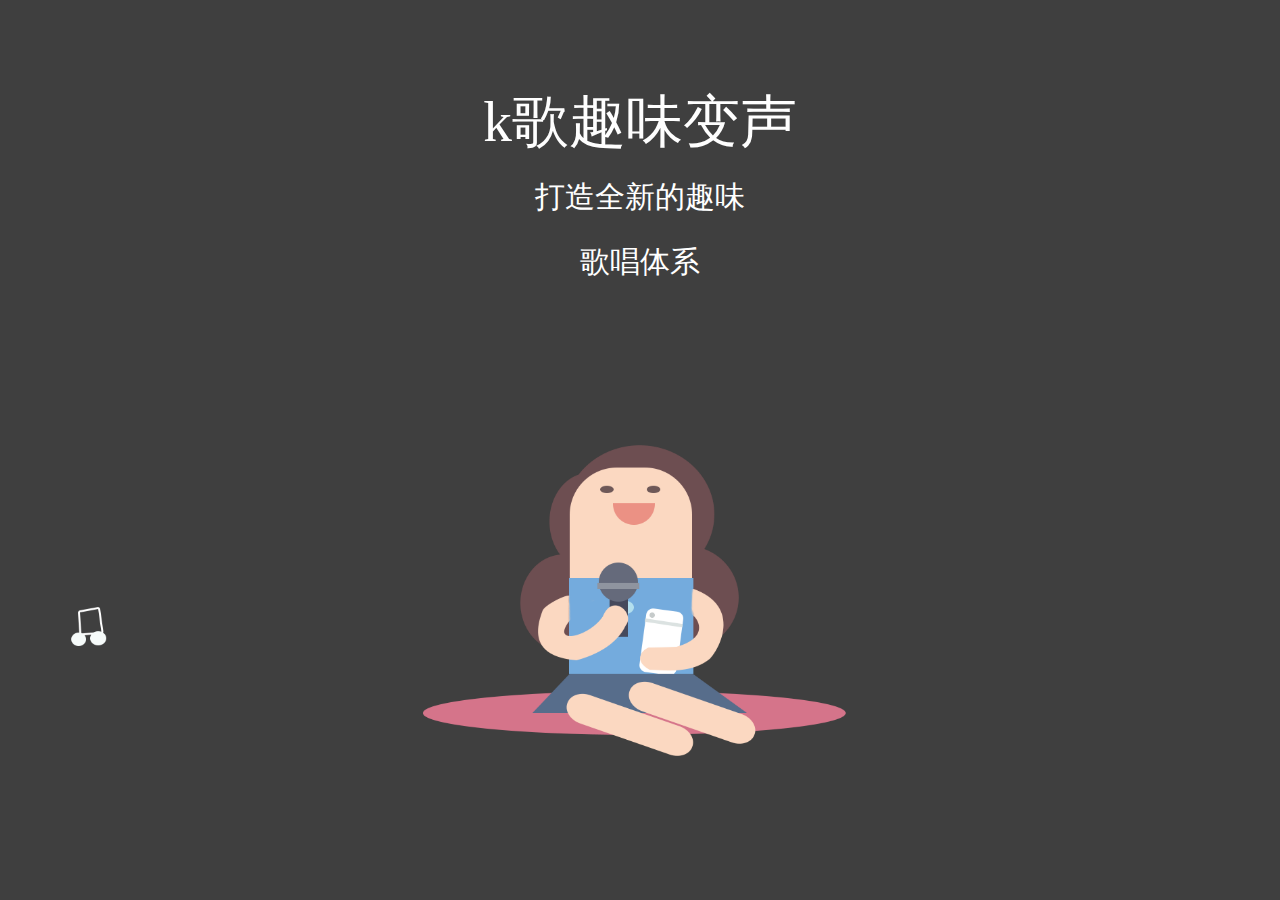
<file: index.html>
<!doctype html>
<html lang="en">
<head>
    <meta charset="UTF-8">
    <meta name="viewport"
          content="width=device-width, user-scalable=no, initial-scale=1.0, maximum-scale=1.0, minimum-scale=1.0">
    <meta http-equiv="X-UA-Compatible" content="ie=edge">
    <title>Document</title>
    <script src="js/jquery.js"></script>
    <script src="js/swiper.min.js"></script>
    <script src="js/swiper.animate1.0.2.min.js"></script>
    <link rel="stylesheet" href="css/swiper.min.css">
    <link rel="stylesheet" href="css/animate.min.css">
</head>
<style>
    html,body{
        width: 100%;height: 100%;padding: 0;margin: 0;
    }
    h3{
        list-style: none;margin: 0;padding: 0;
    }
    .swiper-container{
        width: 100%;height: 100%;
    }
    .swiper-slide{
        width: 100%;height: 100%;background: #3f3f3f;position: relative;
    }
    .title-one{
        width:4.8rem;height:0.85rem;display: block;margin:0 auto;font-size: 0.85rem;margin-top: 1.25rem;color: #fefefe;font-weight: 100;
        text-align: center;
    }
    .swiper-slide span{
        display: block;height: 0.45rem;color: #FFF;font-size: 0.45rem;margin: 0 auto;margin-top: 0.52rem;width: 3.5rem;text-align: center;
    }
    .sp1-1{
        position: absolute;bottom:-0.2rem;left: 0;right: 0;margin: 0 auto;
        width: 100%;height: 5rem;
    }
    .sp1-1 img{
        width: 5rem;position: absolute;left: 0;right: 0;margin: 0 auto;top: 0;
    }
    .sp1-2{
        width:1.5rem;height: 1.5rem;position: absolute;left: 0.7rem;
        bottom:1rem;
    }
    .sp1-2 img{
        width: 1.5rem;position: absolute;left: 0;right: 0;margin: 0 auto;top: 0;
    }
    .sp1{
        width: 7rem;height: 1rem;position: absolute;left: 0;bottom: 0;
        right: 0;margin: 0 auto;
    }
    .sp1 img{
        width: 7rem;height: 1rem;position: absolute;left: 0;right: 0;margin: 0 auto;top: 0;
    }
    .sp1box{
        width: 100%;height: 5rem;position: absolute;bottom: 2.3rem;left: 0;
    }
    .sp2box{
        width: 100%;height: 6.3rem;position: absolute;bottom: 2.3rem;left: 0;
    }
    .sp2{
        width: 100%;height: 6.3rem;position: absolute;left: 0;top: 0;
    }
    .sp2 img{
       width: 4rem; position: absolute;left: 0;right: 0;margin: 0 auto;bottom: -0.6rem;
    }
    .sp2-1{
        width: 3.1rem;height: 4rem;position: absolute;left: 17%;bottom: -0.5rem;
    }
    .sp2-1 img{
        width: 3.1rem;height: 4rem;position: absolute;left: 0;top: 0;
    }
    .sp2-2{
        width: 2.5rem;height: 3rem;position:absolute;left: 0;bottom: -1.2rem;
    }
    .sp2-2 img{
        width: 2.5rem;height: 3rem;position: absolute;left: 0;top: 0;
    }
    .sp2-3{
        width: 2.5rem;height: 3rem;position:absolute;right: 0;bottom: -1.2rem;
    }
    .sp2-3 img{
        width: 2.5rem;height: 3rem;position: absolute;left: 0;top: 0;
    }
    .sp3box{
        width:100%;height:6.75rem;position: absolute;top: 0;left: 0;bottom: 0;margin: auto 0;
    }
    .sp3{
        width: 7rem;height: 2.7rem;position: absolute;left: 0;right: 0;margin: 0 auto;top: 0;z-index: 10;
    }
    .sp3 img{
        width: 7rem;height: 2.7rem;position: absolute;left: 0;right: 0;margin: 0 auto;top: 0;
    }
    .sp3-1{
        width: 7rem;height: 2.7rem;position: absolute;left: 0;right: 0;margin: 0 auto;top: 0;
    }
    .sp3-1 img{
        width: 7rem;height: 2.7rem;position: absolute;left: 0;right: 0;margin: 0 auto;top: 0;
    }
    .sp3-2{
        width: 7rem;height: 2.7rem;position: absolute;left: 0;right: 0;margin: 0 auto;top: 0;
    }
    .sp3-2 img{
        width: 7rem;height: 2.7rem;position: absolute;left: 0;right: 0;margin: 0 auto;bottom: -0.2rem;
    }
    .sp3-3{
        width: 3.5rem;height: 1.2rem;position: absolute;left: 0;right: 0;margin: 0 auto;bottom: 0;
    }
    .sp3-3 img{
        width: 3.5rem;height: 1.2rem;position: absolute;left: 0;right: 0;margin: 0 auto;top: 0;
    }
    .sp3-4{
        width: 3.5rem;height: 1.2rem;position: absolute;left: 0;right: 0;margin:0 auto;top:50%;
    }
    .sp3-4 img{
        width: 3.5rem;height: 1.2rem;position: absolute;left: 0;right: 0;margin: 0 auto;top: 0;
    }
</style>
<body>
<div class="swiper-container">
    <div class="swiper-wrapper">
        <div class="swiper-slide">
            <h3 class="title-one">k歌趣味变声</h3>
            <span>打造全新的趣味</span>
            <span>歌唱体系</span>
            <div class="sp1box">
                <div class="sp1 ani" swiper-animate-effect="bounceInUp" swiper-animate-duration="0.5s" swiper-animate-delay="0.3s">
                    <img src="img/sp1.png" alt="">
                </div>
                <div class="sp1-1">
                    <img src="img/sp1-1.png" alt="">
                </div>
                <div class="sp1-2 ani" swiper-animate-effect="rollIn" swiper-animate-duration="0.5s" swiper-animate-delay="0.8s">
                    <img src="img/sp1-2.png" alt="">
                </div>
            </div>
        </div>
        <div class="swiper-slide">
            <h3 class="title-one">尽情k歌</h3>
            <span>过去只能克制</span>
            <span>现在可以放肆</span>
            <div class="sp2box">
                <div class="sp2">
                    <img src="img/sp2.png" alt="">
                </div>
                <div class="sp2-1">
                    <img src="img/sp2-1.png" alt="">
                </div>
                <div class="sp2-2">
                    <img src="img/sp2-2.png" alt="">
                </div>
                <div class="sp2-3">
                    <img src="img/sp2-2.png" alt="">
                </div>
            </div>
        </div>
        <div class="swiper-slide">
            <div class="sp3box">
                <div class="sp3 ani" swiper-animate-effect="rubberBand" swiper-animate-duration="0.5s" swiper-animate-delay="0.3s">
                    <img src="img/sp3.png" alt="">
                </div>
                <div class="sp3-1 ani" swiper-animate-effect="tada" swiper-animate-duration="0.5s" swiper-animate-delay="0.8s">
                    <img src="img/sp3-1.png" alt="">
                </div>
                <div class="sp3-2">
                    <img src="img/sp3-2.png" alt="">
                </div>
                <div class="sp3-4">
                    <img src="img/sp3-4.png" alt="">
                </div>
                <a class="sp3-3" href="login.html">
                    <img src="img/sp3-3.png" alt="">
                </a>
            </div>
        </div>
    </div>
</div>
</body>
<script>
    function reserve(originSize,type) {
        type= type|| "x";
        var html=document.querySelector("html");
        if(type=="x"){
            var cw=document.documentElement.clientWidth;
            html.style.fontSize=cw/originSize*100+"px";
        }else if(type=="y"){
            var ch=document.documentElement.clientHeight;
            html.style.fontSize=ch/originSize*100+"px";
        }
    }
    reserve(1334,"y")
    var swiper = new Swiper('.swiper-container',{
        onInit: function(swiper){ //Swiper2.x的初始化是onFirstInit
            swiperAnimateCache(swiper); //隐藏动画元素
            swiperAnimate(swiper); //初始化完成开始动画
        },
        onSlideChangeEnd: function(swiper){
            swiperAnimate(swiper); //每个slide切换结束时也运行当前slide动画
        }
    });
</script>
</html>
</file>
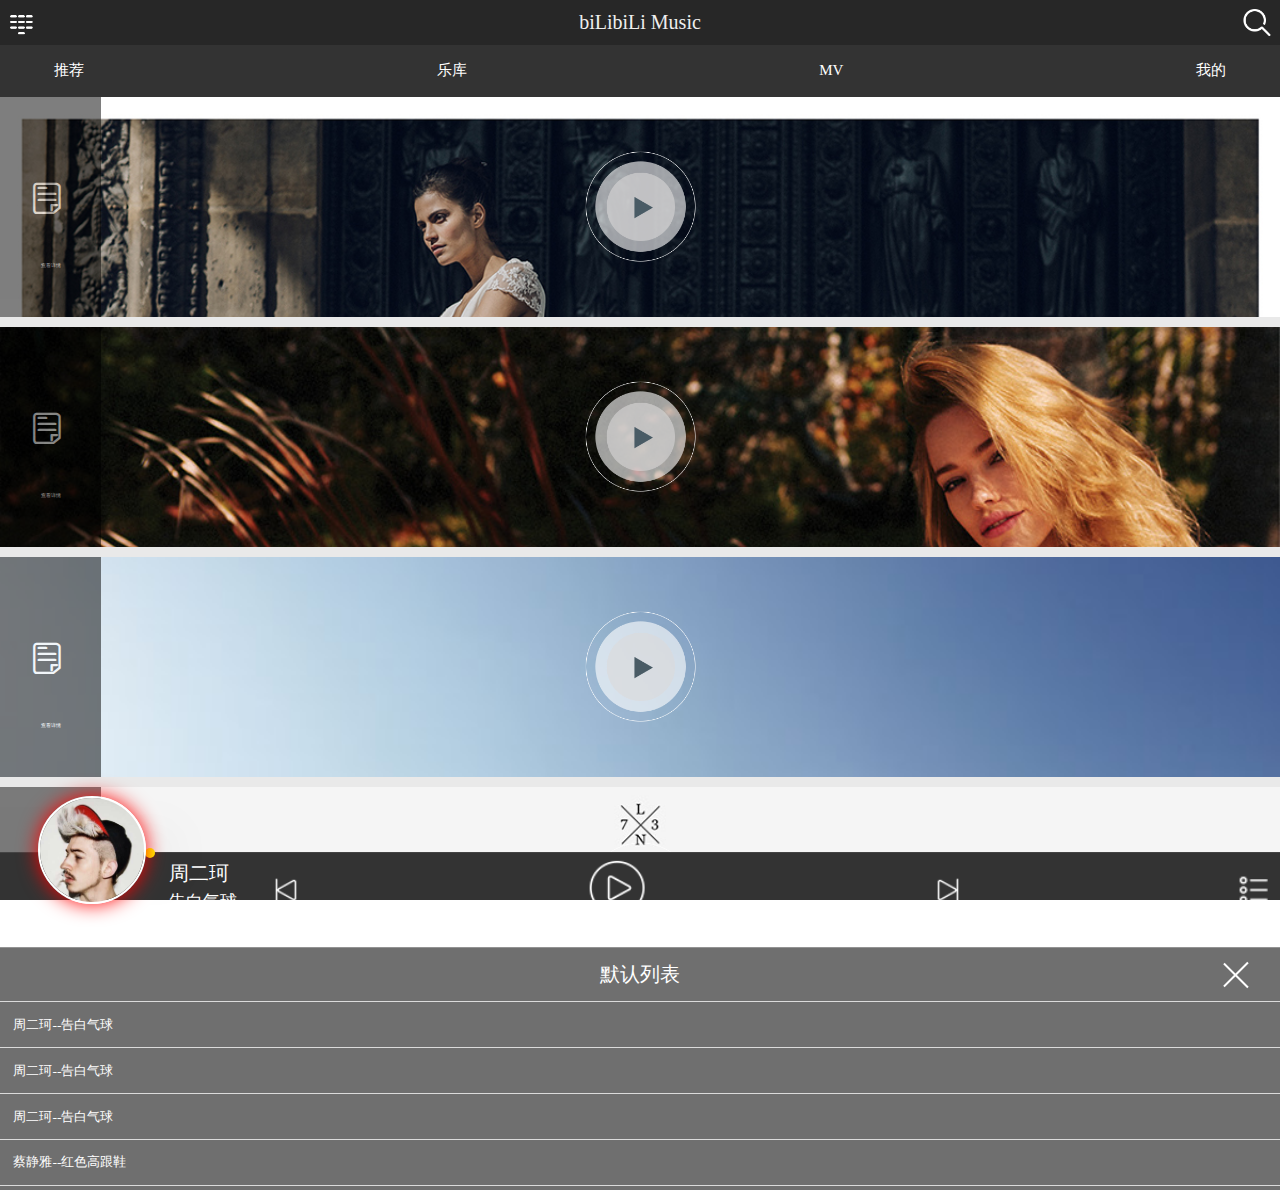
<file: index2.html>
<!doctype html>
<html lang="en">
<head>
    <meta charset="UTF-8">
    <meta name="viewport"
          content="width=device-width, user-scalable=no, initial-scale=1.0, maximum-scale=1.0, minimum-scale=1.0">
    <meta http-equiv="X-UA-Compatible" content="ie=edge">
    <title>Document</title>
    <script src="js/iscroll.js"></script>
    <script src="js/jquery.js"></script>
    <script src="js/index.js"></script>
    <link rel="stylesheet" href="font/iconfont.css">
    <link rel="stylesheet" href="css/index.css">
</head>
<body onload="loaded()">
<div id="header">
    <span class="left"></span>
    <span class="right"></span>
    biLibiLi Music
</div>
<div id="wrapper">
    <div id="scroller">
        <div class="dh">
            <ul>
                <li><a href="index1.html">推荐</a></li>
                <li><a href="">乐库</a></li>
                <li><a href="index2.html">MV</a></li>
                <li><a href="index3.html">我的</a></li>
            </ul>
        </div>
        <ul class="showlist">
            <li class="showlist1">
                <div class="xiangqing">
                    <div class="xiangqing1 iconfont icon-207"></div>
                    <span>查看详情</span>
                </div>
                <div class="showbtn"></div>
                <img src="img/mv3.jpg" alt="" width="100%">
            </li>
            <li class="showlist1">
                <div class="xiangqing">
                    <div class="xiangqing1 iconfont icon-207"></div>
                    <span>查看详情</span>
                </div>
                <div class="showbtn"></div>
                <img src="img/mv2.jpg" alt="" width="100%">
            </li>
            <li class="showlist1">
                <div class="xiangqing">
                    <div class="xiangqing1 iconfont icon-207"></div>
                    <span>查看详情</span>
                </div>
                <div class="showbtn"></div>
                <img src="img/mv4.jpg" alt="" width="100%">
            </li>
            <li class="showlist1">
                <div class="xiangqing">
                    <div class="xiangqing1 iconfont icon-207"></div>
                    <span>查看详情</span>
                </div>
                <div class="showbtn"></div>
                <img src="img/mv1.jpg" alt="" width="100%">
            </li>
        </ul>
    </div>
</div>
<div id="footer">
    <div class="press">
        <div class="progress"></div>
        <div class="prodian"></div>
    </div>
    <div class="star">
        <img src="img/touxiang.jpg" alt="" width="100%">
    </div>
    <div class="music">
        <p class="textmusic">周二珂</p>
        <p class="textmu">告白气球</p>
    </div>
    <div class="musicbtn">
        <p class="houtui"></p>
        <p class="playbtn">
            <span class="play"></span>
            <span class="pause"></span>
        </p>
        <p class="next"></p>
        <p class="biaodan"></p>
        <ul class="mrlist">
            <li>
                默认列表
                <div class="linebox">
                    <span class="line1"></span>
                    <span class="line2"></span>
                </div>
            </li>
            <li>周二珂--告白气球
                <audio src="music/music.mp3" loop="loop" class="mus"></audio>
            </li>
            <li>周二珂--告白气球
                <audio src="music/music.mp3" loop="loop" class="mus"></audio>
            </li>
            <li>周二珂--告白气球
                <audio src="music/music.mp3" loop="loop" class="mus"></audio>
            </li>
            <li>蔡静雅--红色高跟鞋
                <audio src="music/music.mp3" loop="loop" class="mus"></audio>
            </li>
            <li>蔡静雅--红色高跟鞋
                <audio src="music/music.mp3" loop="loop" class="mus"></audio>
            </li>
            <li>蔡静雅--红色高跟鞋
                <audio src="music/music.mp3" loop="loop" class="mus"></audio>
            </li>
            <li>蔡静雅--红色高跟鞋
                <audio src="music/music.mp3" loop="loop" class="mus"></audio>
            </li>
            <li>蔡静雅--红色高跟鞋
                <audio src="music/music.mp3" loop="loop" class="mus"></audio>
            </li>
        </ul>
    </div>
</div>
</body>
<script>
    var myScroll;
    function loaded () {
        myScroll = new IScroll('#wrapper', { mouseWheel: true ,bounce: true});
    }
    document.addEventListener("touchmove",function(e){
        e.preventDefault();

    })
</script>
</html>
</file>
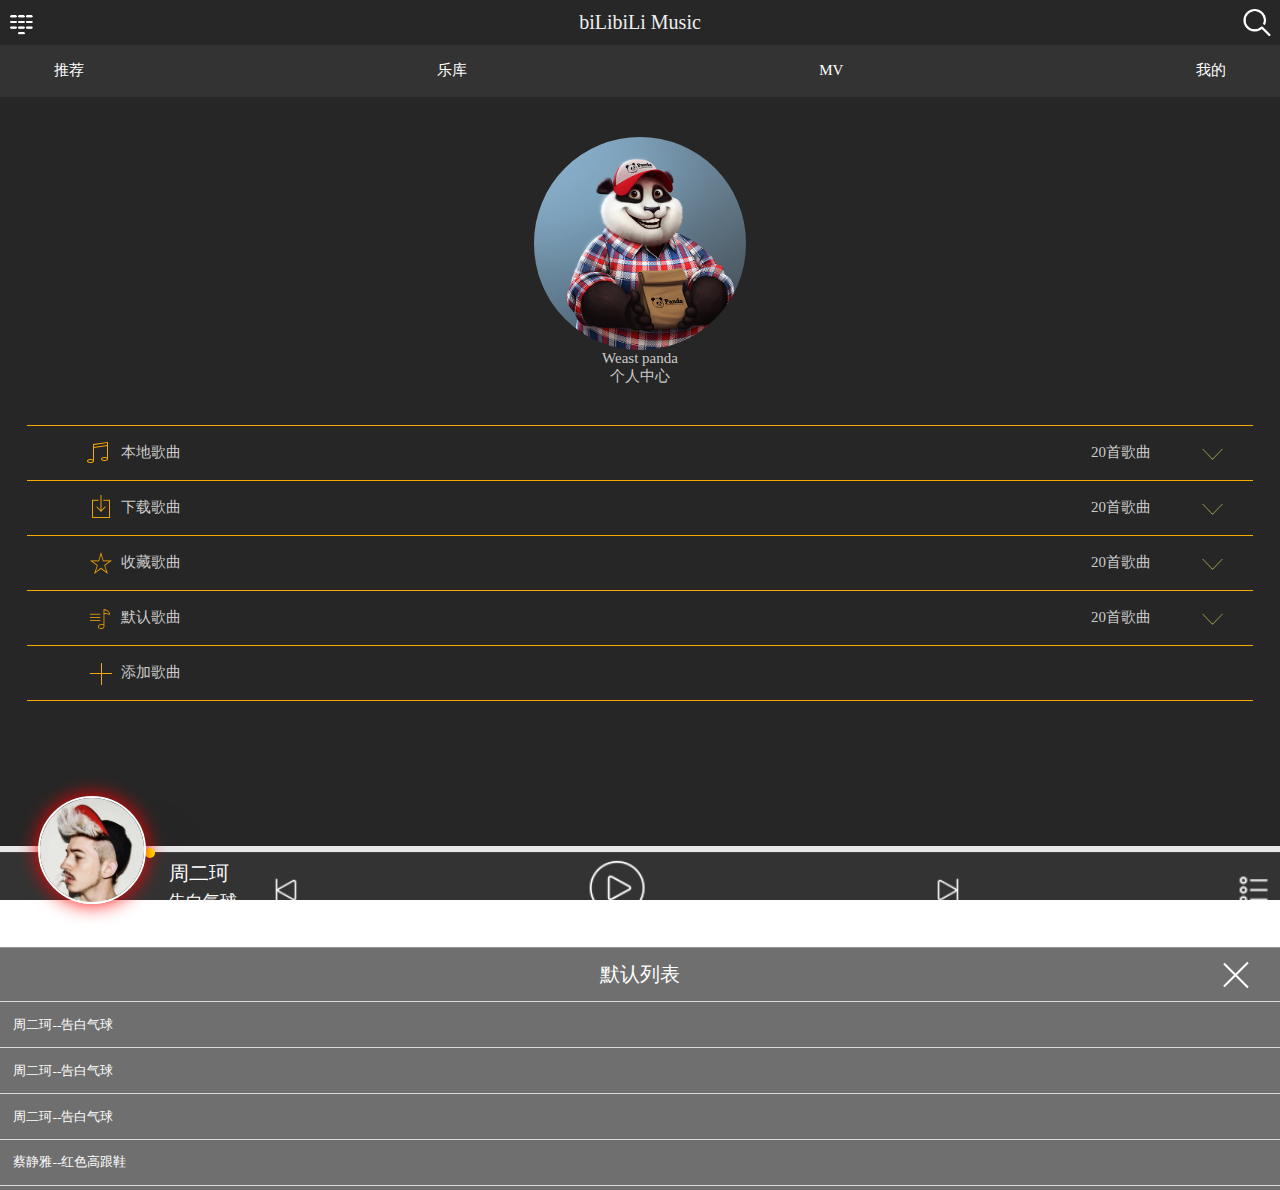
<file: index3.html>
<!doctype html>
<html lang="en">
<head>
    <meta charset="UTF-8">
    <meta name="viewport"
          content="width=device-width, user-scalable=no, initial-scale=1.0, maximum-scale=1.0, minimum-scale=1.0">
    <meta http-equiv="X-UA-Compatible" content="ie=edge">
    <title>Document</title>
    <script src="js/iscroll.js"></script>
    <script src="js/jquery.js"></script>
    <script src="js/index.js"></script>
    <link rel="stylesheet" href="css/index.css">
</head>
<body onload="loaded()">
<div id="header">
    <span class="left"></span>
    <span class="right"></span>
    biLibiLi Music
</div>
<div id="wrapper">
    <div id="scroller">
        <div class="dh">
            <ul>
                <li><a href="index1.html">推荐</a></li>
                <li><a href="">乐库</a></li>
                <li><a href="index2.html">MV</a></li>
                <li><a href="index3.html">我的</a></li>
            </ul>
        </div>
        <div class="bg">
            <div class="persen">
                <div class="persenk">
                    <img src="img/panda.jpg" alt="" height="150%">
                </div>
                <span>Weast panda</span>
                <p>个人中心</p>
            </div>
            <ul class="persenlist">
                <li>
                    <span class="icons"></span>
                    本地歌曲
                    <span class="jtk">
                        20首歌曲
                        <span class="jt"></span>
                    </span>
                </li>
                <li>
                    <span class="icons icons1"></span>
                    下载歌曲
                    <span class="jtk">
                        20首歌曲
                        <span class="jt"></span>
                    </span>
                </li>
                <li>
                    <span class="icons icons2"></span>
                    收藏歌曲
                    <span class="jtk">
                        20首歌曲
                        <span class="jt"></span>
                    </span>
                </li>
                <li>
                    <span class="icons icons4"></span>
                    默认歌曲
                    <span class="jtk">
                        20首歌曲
                        <span class="jt"></span>
                    </span>
                </li>
                <li>
                    <span class="icons icons3"></span>
                    添加歌曲
                </li>
            </ul>
        </div>
    </div>
</div>
<div id="footer">
    <div class="press">
        <div class="progress"></div>
        <div class="prodian"></div>
    </div>
    <div class="star">
        <img src="img/touxiang.jpg" alt="" width="100%">
    </div>
    <div class="music">
        <p class="textmusic">周二珂</p>
        <p class="textmu">告白气球</p>
    </div>
    <div class="musicbtn">
        <p class="houtui"></p>
        <p class="playbtn">
            <span class="play"></span>
            <span class="pause"></span>
        </p>
        <p class="next"></p>
        <p class="biaodan"></p>
        <ul class="mrlist">
            <li>
                默认列表
                <div class="linebox">
                    <span class="line1"></span>
                    <span class="line2"></span>
                </div>
            </li>
            <li>周二珂--告白气球
                <audio src="music/music.mp3" loop="loop" class="mus"></audio>
            </li>
            <li>周二珂--告白气球
                <audio src="music/music.mp3" loop="loop" class="mus"></audio>
            </li>
            <li>周二珂--告白气球
                <audio src="music/music.mp3" loop="loop" class="mus"></audio>
            </li>
            <li>蔡静雅--红色高跟鞋
                <audio src="music/music.mp3" loop="loop" class="mus"></audio>
            </li>
            <li>蔡静雅--红色高跟鞋
                <audio src="music/music.mp3" loop="loop" class="mus"></audio>
            </li>
            <li>蔡静雅--红色高跟鞋
                <audio src="music/music.mp3" loop="loop" class="mus"></audio>
            </li>
            <li>蔡静雅--红色高跟鞋
                <audio src="music/music.mp3" loop="loop" class="mus"></audio>
            </li>
            <li>蔡静雅--红色高跟鞋
                <audio src="music/music.mp3" loop="loop" class="mus"></audio>
            </li>
        </ul>
    </div>
</div>
</body>
<script>
    var myScroll;
    function loaded () {
        myScroll = new IScroll('#wrapper', { mouseWheel: true ,bounce: true});
    }
    document.addEventListener("touchmove",function(e){
        e.preventDefault();

    })
</script>
</html>
</file>
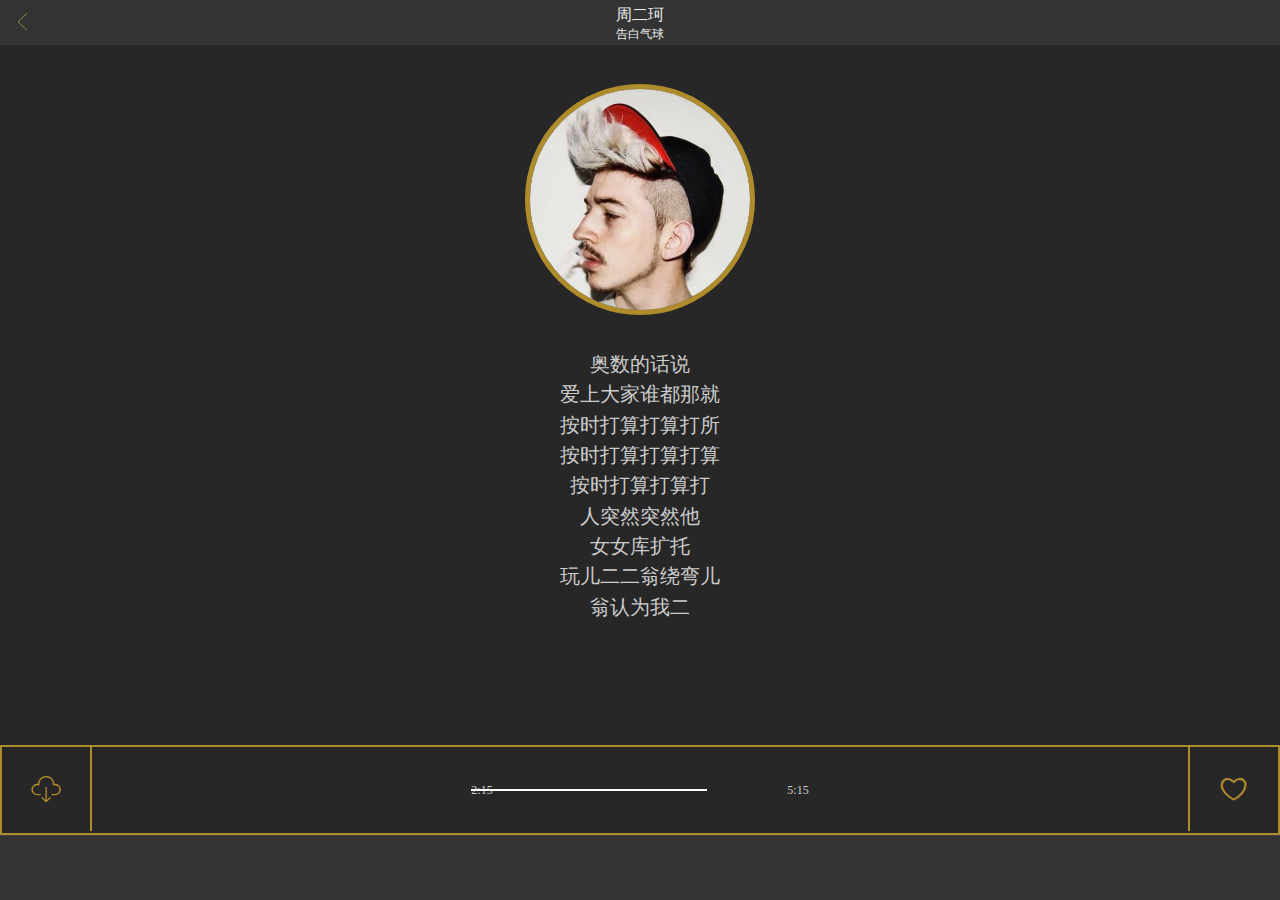
<file: index4.html>
<!doctype html>
<html lang="en">
<head>
    <meta charset="UTF-8">
    <meta name="viewport"
          content="width=device-width, user-scalable=no, initial-scale=1.0, maximum-scale=1.0, minimum-scale=1.0">
    <meta http-equiv="X-UA-Compatible" content="ie=edge">
    <title>Document</title>
    <script src="js/jquery.js"></script>
    <script src="js/index.js"></script>
    <link rel="stylesheet" href="font/iconfont.css">
    <link rel="stylesheet" href="css/index.css">
</head>
<body>
<div id="header">
    <div class="headerbox">
        <a href="" id="fanhui"></a>
        <div class="mustit">
            <span>周二珂</span>
            <span>告白气球</span>
        </div>
    </div>
</div>
<div id="wrapper">
   <div class="musbox">
       <div class="musimg">
           <img src="img/touxiang.jpg" alt="" width="100%">
       </div>
       <div class="mustext">
           <span>奥数的话说</span>
           <span>爱上大家谁都那就</span>
           <span>按时打算打算打所</span>
           <span>按时打算打算打算</span>
           <span>按时打算打算打</span>
           <span>人突然突然他</span>
           <span>女女库扩托</span>
           <span>玩儿二二翁绕弯儿翁认为我二</span>
       </div>
   </div>
</div>
<div class="jindu">
    <div class="download iconfont icon-xiazai"></div>
    <div class="jindutiao">
        <span class="timestart">2:15</span>
        <span class="move"></span>
        <span class="timeend">5:15</span>
    </div>
    <div class="like iconfont1">&#xe604;</div>
</div>
<div id="footer1">


</div>
</body>
</html>
</file>
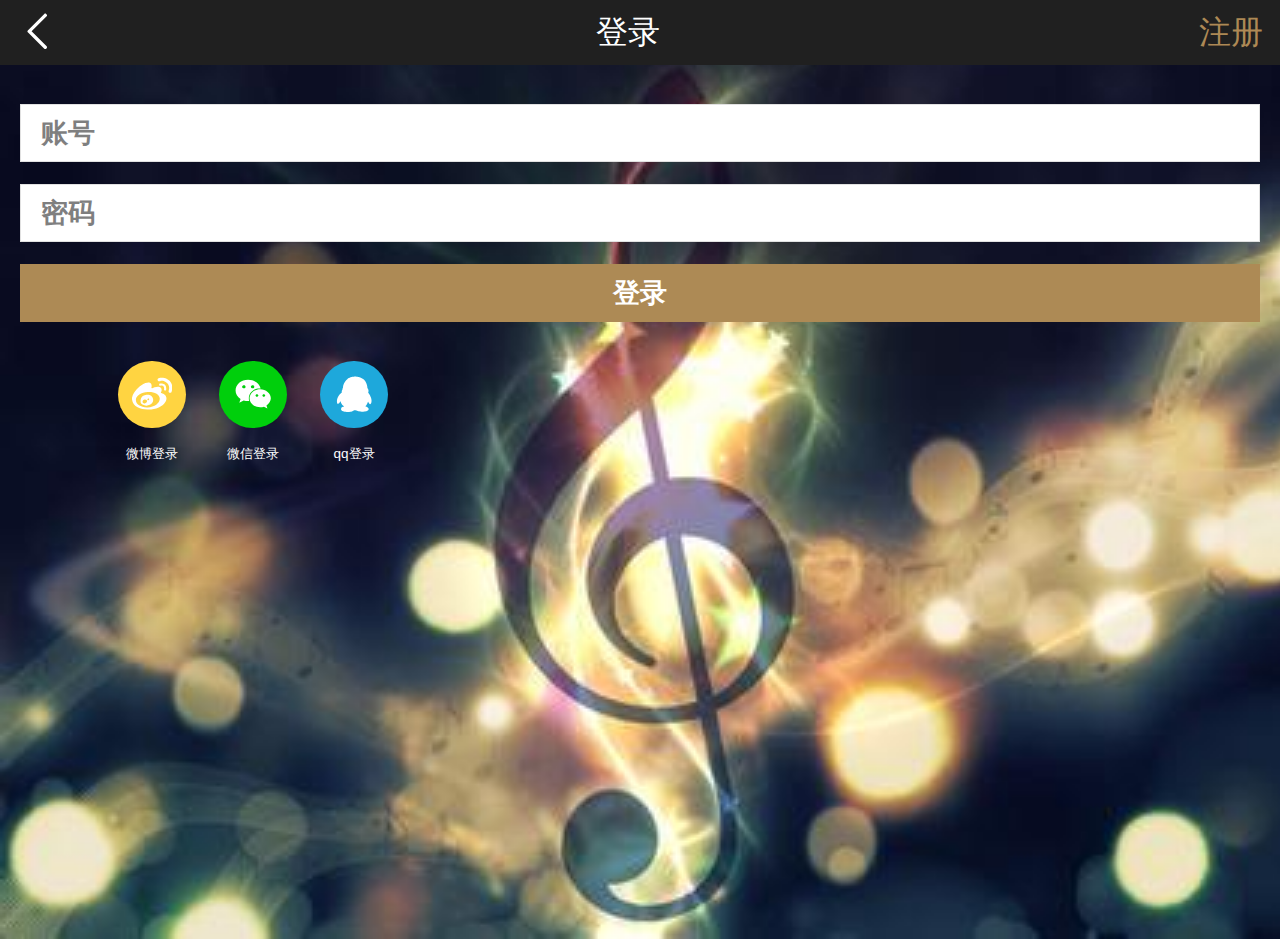
<file: login.html>
<!doctype html>
<html lang="en">
<head>
    <meta charset="UTF-8">
    <meta name="viewport"
          content="width=device-width, user-scalable=no, initial-scale=1.0, maximum-scale=1.0, minimum-scale=1.0">
    <meta http-equiv="X-UA-Compatible" content="ie=edge">
    <title>login</title>
    <link rel="stylesheet" href="css/login.css">
    <script src="js/iconfont.js"></script>
    <script type="text/javascript">
        function resize(now,type){
            var type=type||"x";
            var cw=document.documentElement.clientWidth;
            var ch=document.documentElement.clientHeight;
            var html=document.getElementsByTagName("html")[0];
            if(type=="x"){
                var scale=cw/now*100;
                html.style.fontSize=scale+"px";
            }else if(type=="y"){
                scale=ch/now*100;
                html.style.fontSize=scale+"px";
            }
        }
        window.onload=function(){
            resize(1334,"y");
        }
    </script>
</head>
<body>
<div class="head">
    <a href="index.html" class="head-a1">
        <svg class="icon" aria-hidden="true">
            <use xlink:href="#icon-llmainpageback"></use>
        </svg>
    </a>
    <a href="">登录</a>
    <a href="register.html">注册</a>
</div>
<div class="shuru">
    <input type="text" value="账号">
    <input type="text" value="密码">
    <a href="index1.html" class="dl"><input type="submit"  value="登录"></a>
</div>
<div class="rukou">
    <div class="rk-con">
    <div class="wb">
        <svg class="icon icon2" aria-hidden="true">
            <use xlink:href="#icon-weibo"></use>
        </svg>
    </div>
        <p>微博登录</p>
    </div>
    <div class="rk-con">
    <div class="wx">
        <svg class="icon icon2" aria-hidden="true">
            <use xlink:href="#icon-weixin"></use>
        </svg>
    </div>
        <p>微信登录</p>
    </div>
    <div class="rk-con">
    <div class="qq">
        <svg class="icon icon2" aria-hidden="true">
            <use xlink:href="#icon-qq"></use>
        </svg>
    </div>
        <p>qq登录</p>
    </div>
</div>
</body>
</html>
</file>
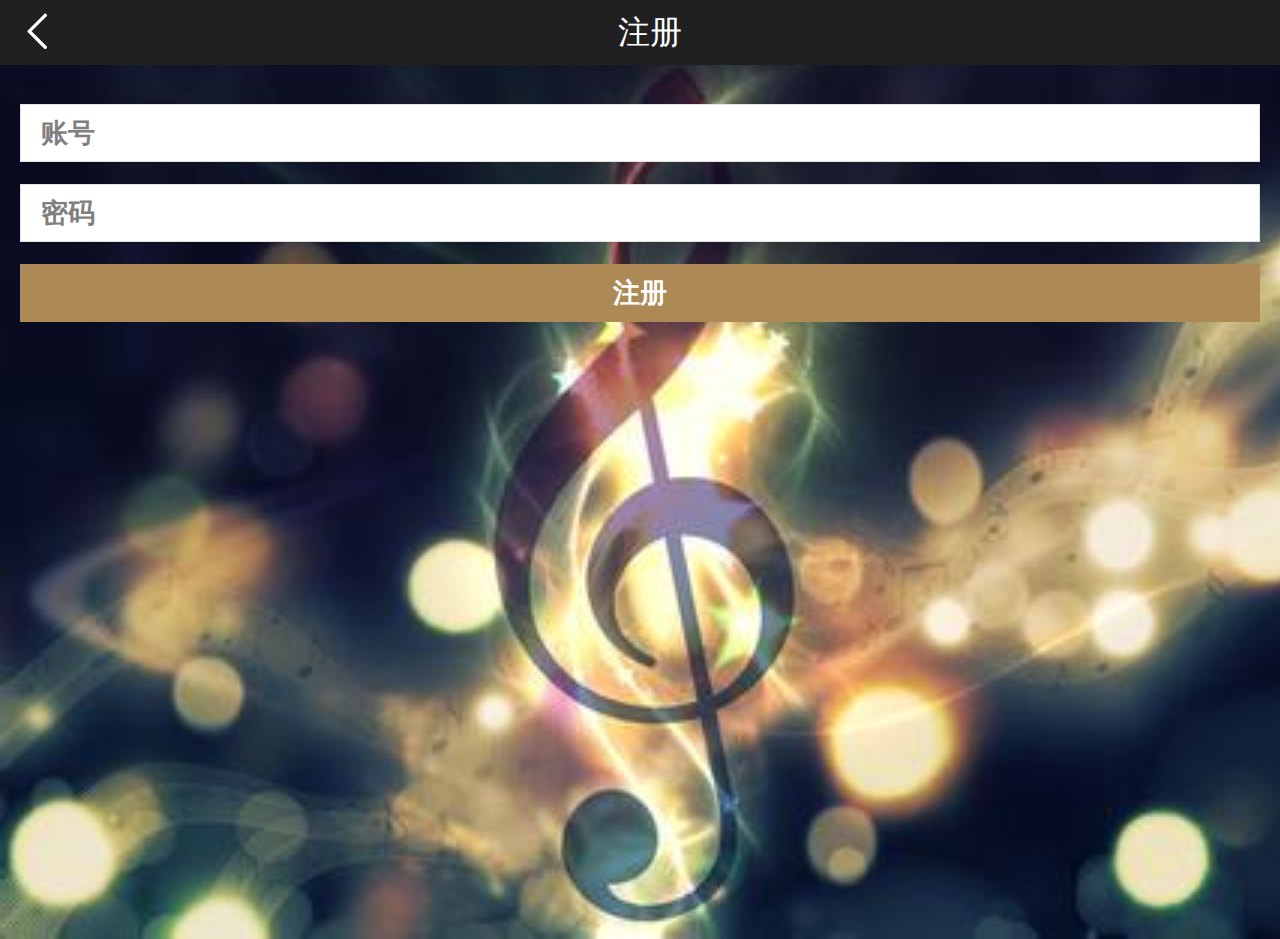
<file: register.html>
<!doctype html>
<html lang="en">
<head>
    <meta charset="UTF-8">
    <meta name="viewport"
          content="width=device-width, user-scalable=no, initial-scale=1.0, maximum-scale=1.0, minimum-scale=1.0">
    <meta http-equiv="X-UA-Compatible" content="ie=edge">
    <title>login</title>
    <link rel="stylesheet" href="css/register.css">
    <script src="js/iconfont.js"></script>
    <script type="text/javascript">
        function resize(now,type){
            var type=type||"x";
            var cw=document.documentElement.clientWidth;
            var ch=document.documentElement.clientHeight;
            var html=document.getElementsByTagName("html")[0];
            if(type=="x"){
                var scale=cw/now*100;
                html.style.fontSize=scale+"px";
            }else if(type=="y"){
                scale=ch/now*100;
                html.style.fontSize=scale+"px";
            }
        }
        window.onload=function(){
            resize(1334,"y");
        }
    </script>
</head>
<body>
<div class="head">
    <a href="login.html" class="head-a1">
        <svg class="icon" aria-hidden="true">
            <use xlink:href="#icon-llmainpageback"></use>
        </svg>
    </a>
    <a href="register.html">注册</a>
</div>
<div class="shuru">
    <input type="text" value="账号">
    <input type="text" value="密码">
    <input type="submit"  value="注册">
</div>
</body>
</html>
</file>
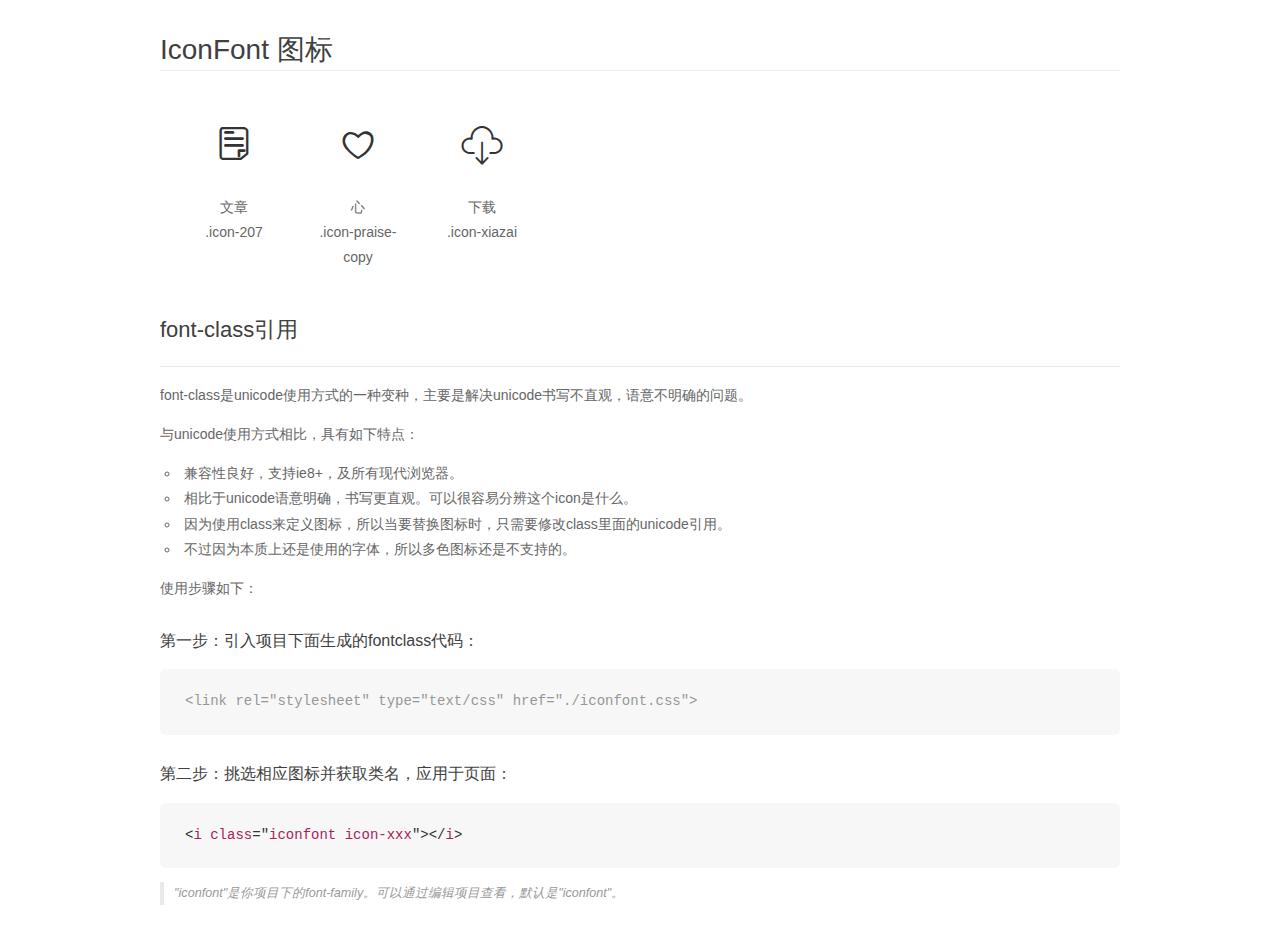
<file: font/demo_fontclass.html>
<!DOCTYPE html>
<html>
<head>
    <meta charset="utf-8"/>
    <title>IconFont</title>
    <link rel="stylesheet" href="demo.css">
    <link rel="stylesheet" href="iconfont.css">
</head>
<body>
    <div class="main markdown">
        <h1>IconFont 图标</h1>
        <ul class="icon_lists clear">
            
                <li>
                <i class="icon iconfont icon-207"></i>
                    <div class="name">文章</div>
                    <div class="fontclass">.icon-207</div>
                </li>
            
                <li>
                <i class="icon iconfont icon-praise-copy"></i>
                    <div class="name">心</div>
                    <div class="fontclass">.icon-praise-copy</div>
                </li>
            
                <li>
                <i class="icon iconfont icon-xiazai"></i>
                    <div class="name">下载</div>
                    <div class="fontclass">.icon-xiazai</div>
                </li>
            
        </ul>

        <h2 id="font-class-">font-class引用</h2>
        <hr>

        <p>font-class是unicode使用方式的一种变种，主要是解决unicode书写不直观，语意不明确的问题。</p>
        <p>与unicode使用方式相比，具有如下特点：</p>
        <ul>
        <li>兼容性良好，支持ie8+，及所有现代浏览器。</li>
        <li>相比于unicode语意明确，书写更直观。可以很容易分辨这个icon是什么。</li>
        <li>因为使用class来定义图标，所以当要替换图标时，只需要修改class里面的unicode引用。</li>
        <li>不过因为本质上还是使用的字体，所以多色图标还是不支持的。</li>
        </ul>
        <p>使用步骤如下：</p>
        <h3 id="-fontclass-">第一步：引入项目下面生成的fontclass代码：</h3>


        <pre><code class="lang-js hljs javascript"><span class="hljs-comment">&lt;link rel="stylesheet" type="text/css" href="./iconfont.css"&gt;</span></code></pre>
        <h3 id="-">第二步：挑选相应图标并获取类名，应用于页面：</h3>
        <pre><code class="lang-css hljs">&lt;<span class="hljs-selector-tag">i</span> <span class="hljs-selector-tag">class</span>="<span class="hljs-selector-tag">iconfont</span> <span class="hljs-selector-tag">icon-xxx</span>"&gt;&lt;/<span class="hljs-selector-tag">i</span>&gt;</code></pre>
        <blockquote>
        <p>"iconfont"是你项目下的font-family。可以通过编辑项目查看，默认是"iconfont"。</p>
        </blockquote>
    </div>
</body>
</html>
</file>
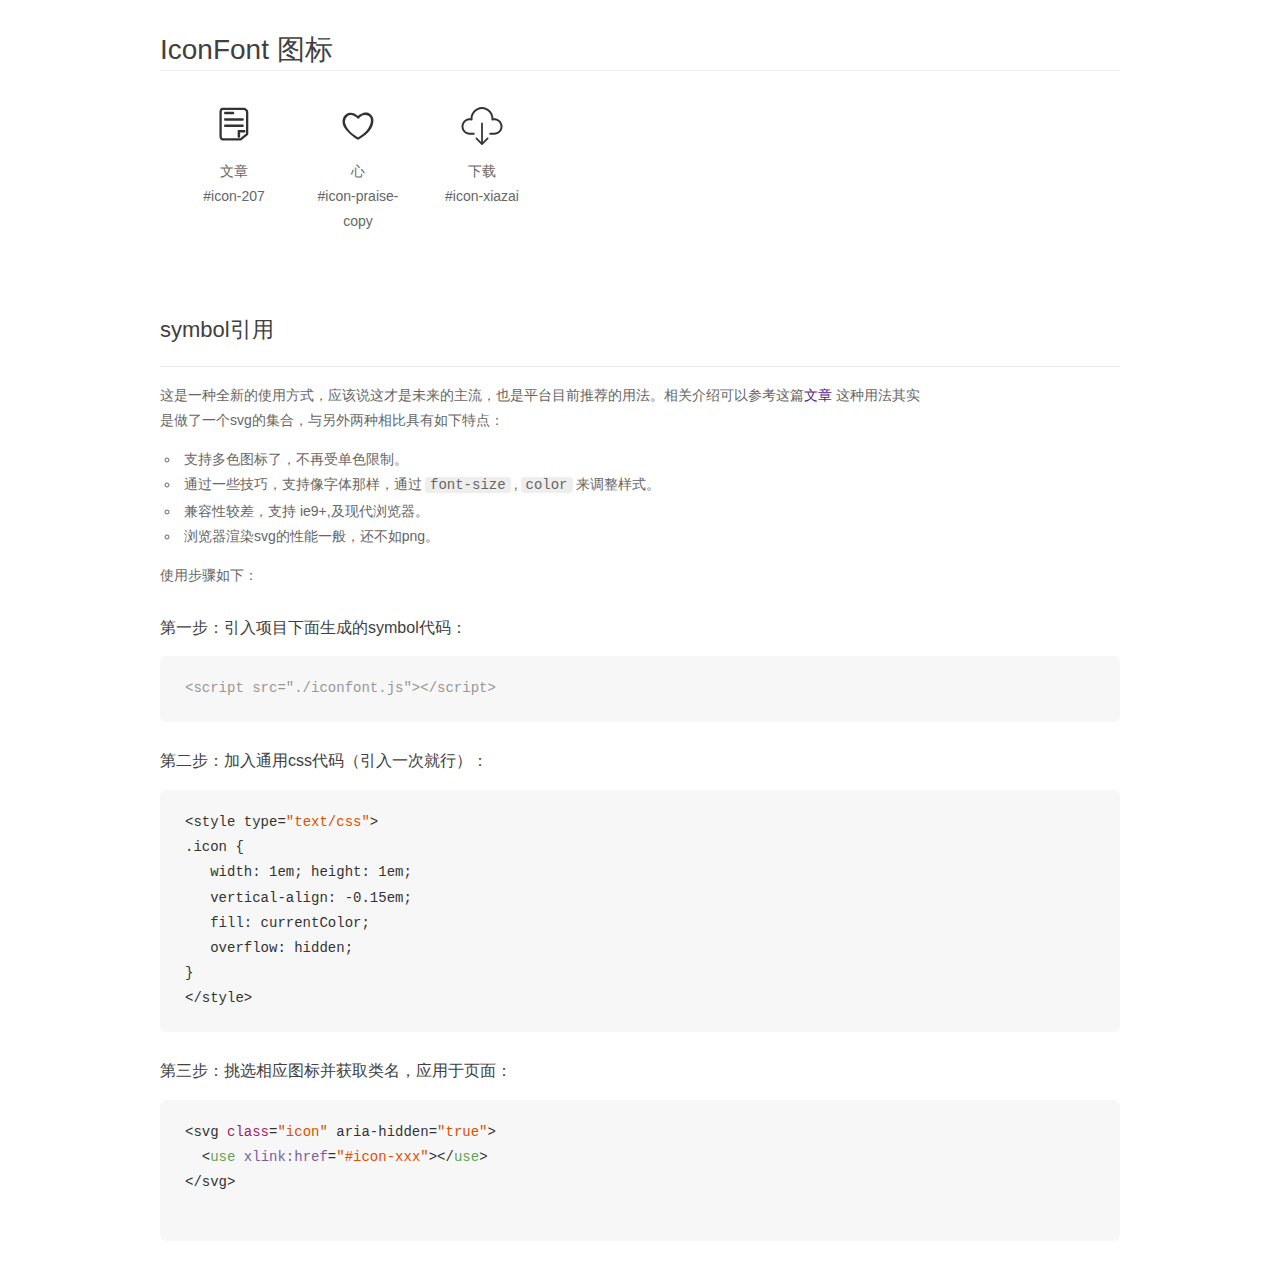
<file: font/demo_symbol.html>
<!DOCTYPE html>
<html>
<head>
    <meta charset="utf-8"/>
    <title>IconFont</title>
    <link rel="stylesheet" href="demo.css">
    <script src="iconfont.js"></script>

    <style type="text/css">
        .icon {
          /* 通过设置 font-size 来改变图标大小 */
          width: 1em; height: 1em;
          /* 图标和文字相邻时，垂直对齐 */
          vertical-align: -0.15em;
          /* 通过设置 color 来改变 SVG 的颜色/fill */
          fill: currentColor;
          /* path 和 stroke 溢出 viewBox 部分在 IE 下会显示
             normalize.css 中也包含这行 */
          overflow: hidden;
        }

    </style>
</head>
<body>
    <div class="main markdown">
        <h1>IconFont 图标</h1>
        <ul class="icon_lists clear">
            
                <li>
                    <svg class="icon" aria-hidden="true">
                        <use xlink:href="#icon-207"></use>
                    </svg>
                    <div class="name">文章</div>
                    <div class="fontclass">#icon-207</div>
                </li>
            
                <li>
                    <svg class="icon" aria-hidden="true">
                        <use xlink:href="#icon-praise-copy"></use>
                    </svg>
                    <div class="name">心</div>
                    <div class="fontclass">#icon-praise-copy</div>
                </li>
            
                <li>
                    <svg class="icon" aria-hidden="true">
                        <use xlink:href="#icon-xiazai"></use>
                    </svg>
                    <div class="name">下载</div>
                    <div class="fontclass">#icon-xiazai</div>
                </li>
            
        </ul>


        <h2 id="symbol-">symbol引用</h2>
        <hr>

        <p>这是一种全新的使用方式，应该说这才是未来的主流，也是平台目前推荐的用法。相关介绍可以参考这篇<a href="">文章</a>
        这种用法其实是做了一个svg的集合，与另外两种相比具有如下特点：</p>
        <ul>
          <li>支持多色图标了，不再受单色限制。</li>
          <li>通过一些技巧，支持像字体那样，通过<code>font-size</code>,<code>color</code>来调整样式。</li>
          <li>兼容性较差，支持 ie9+,及现代浏览器。</li>
          <li>浏览器渲染svg的性能一般，还不如png。</li>
        </ul>
        <p>使用步骤如下：</p>
        <h3 id="-symbol-">第一步：引入项目下面生成的symbol代码：</h3>
        <pre><code class="lang-js hljs javascript"><span class="hljs-comment">&lt;script src="./iconfont.js"&gt;&lt;/script&gt;</span></code></pre>
        <h3 id="-css-">第二步：加入通用css代码（引入一次就行）：</h3>
        <pre><code class="lang-js hljs javascript">&lt;style type=<span class="hljs-string">"text/css"</span>&gt;
.icon {
   width: <span class="hljs-number">1</span>em; height: <span class="hljs-number">1</span>em;
   vertical-align: <span class="hljs-number">-0.15</span>em;
   fill: currentColor;
   overflow: hidden;
}
&lt;<span class="hljs-regexp">/style&gt;</span></code></pre>
        <h3 id="-">第三步：挑选相应图标并获取类名，应用于页面：</h3>
        <pre><code class="lang-js hljs javascript">&lt;svg <span class="hljs-class"><span class="hljs-keyword">class</span></span>=<span class="hljs-string">"icon"</span> aria-hidden=<span class="hljs-string">"true"</span>&gt;<span class="xml"><span class="hljs-tag">
  &lt;<span class="hljs-name">use</span> <span class="hljs-attr">xlink:href</span>=<span class="hljs-string">"#icon-xxx"</span>&gt;</span><span class="hljs-tag">&lt;/<span class="hljs-name">use</span>&gt;</span>
</span>&lt;<span class="hljs-regexp">/svg&gt;
        </span></code></pre>
    </div>
</body>
</html>
</file>
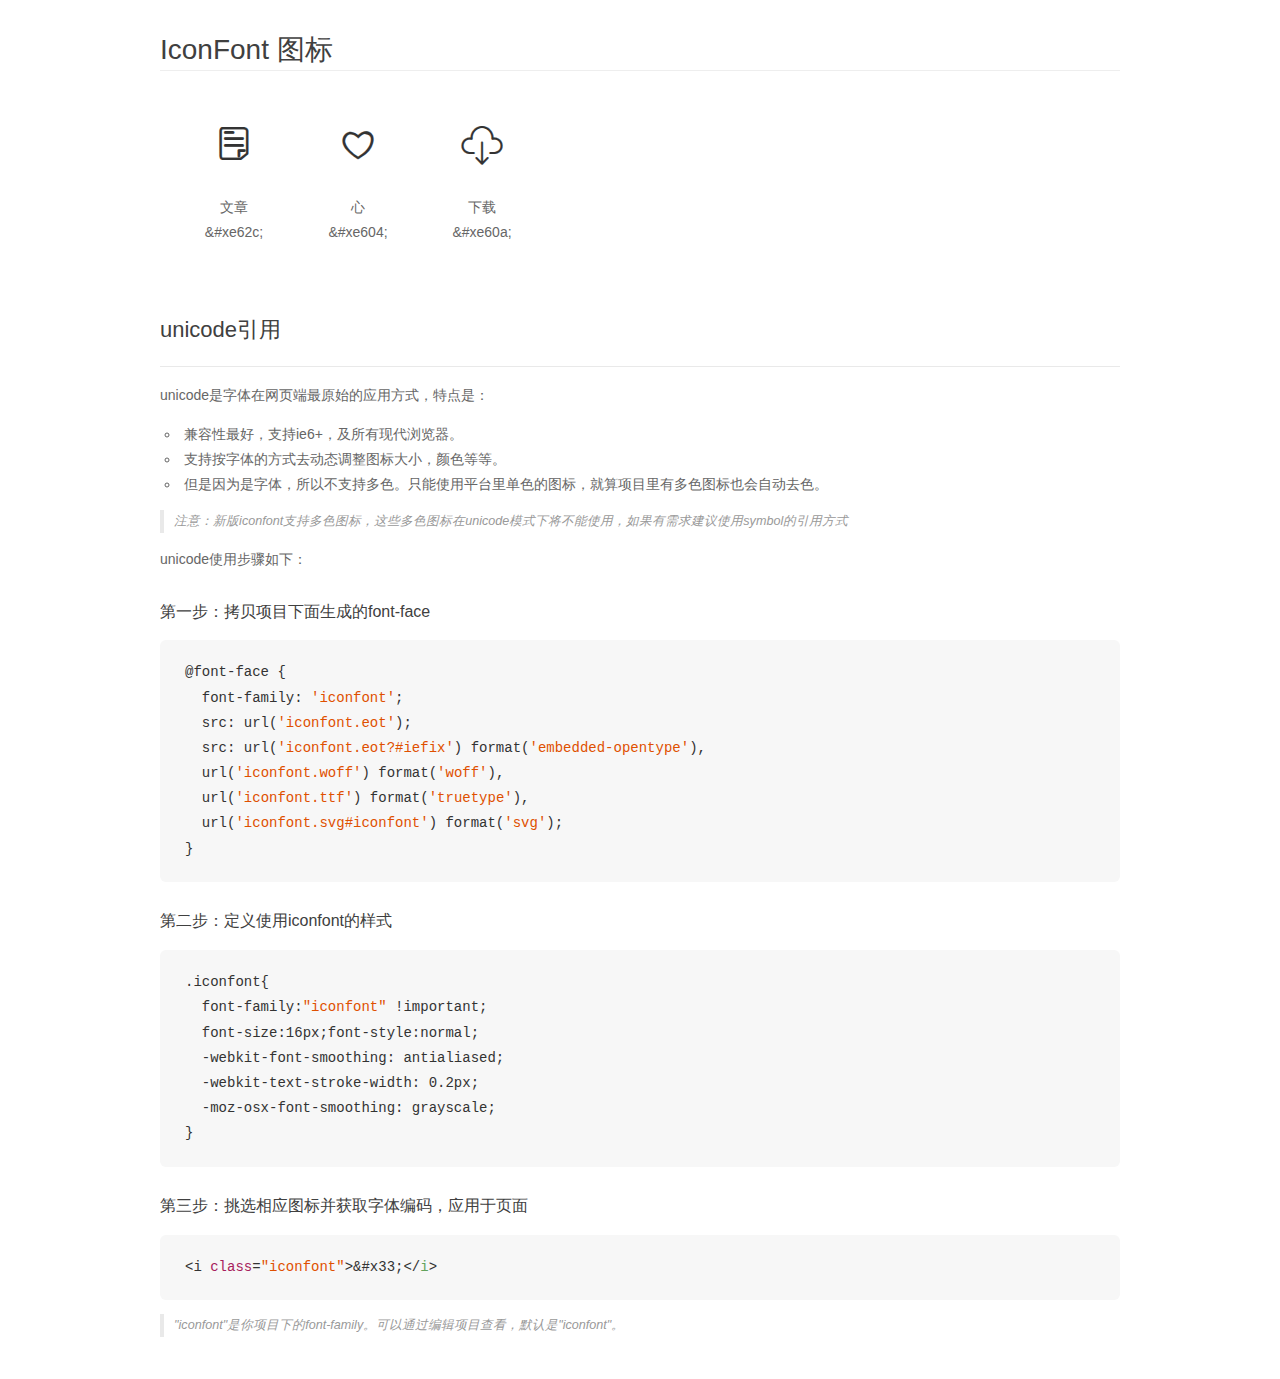
<file: font/demo_unicode.html>
<!DOCTYPE html>
<html>
<head>
    <meta charset="utf-8"/>
    <title>IconFont</title>
    <link rel="stylesheet" href="demo.css">

    <style type="text/css">

        @font-face {font-family: "iconfont";
          src: url('iconfont.eot'); /* IE9*/
          src: url('iconfont.eot#iefix') format('embedded-opentype'), /* IE6-IE8 */
          url('iconfont.woff') format('woff'), /* chrome, firefox */
          url('iconfont.ttf') format('truetype'), /* chrome, firefox, opera, Safari, Android, iOS 4.2+*/
          url('iconfont.svg#iconfont') format('svg'); /* iOS 4.1- */
        }

        .iconfont {
          font-family:"iconfont" !important;
          font-size:16px;
          font-style:normal;
          -webkit-font-smoothing: antialiased;
          -webkit-text-stroke-width: 0.2px;
          -moz-osx-font-smoothing: grayscale;
        }

    </style>
</head>
<body>
    <div class="main markdown">
        <h1>IconFont 图标</h1>
        <ul class="icon_lists clear">
            
                <li>
                <i class="icon iconfont">&#xe62c;</i>
                    <div class="name">文章</div>
                    <div class="code">&amp;#xe62c;</div>
                </li>
            
                <li>
                <i class="icon iconfont">&#xe604;</i>
                    <div class="name">心</div>
                    <div class="code">&amp;#xe604;</div>
                </li>
            
                <li>
                <i class="icon iconfont">&#xe60a;</i>
                    <div class="name">下载</div>
                    <div class="code">&amp;#xe60a;</div>
                </li>
            
        </ul>
        <h2 id="unicode-">unicode引用</h2>
        <hr>

        <p>unicode是字体在网页端最原始的应用方式，特点是：</p>
        <ul>
        <li>兼容性最好，支持ie6+，及所有现代浏览器。</li>
        <li>支持按字体的方式去动态调整图标大小，颜色等等。</li>
        <li>但是因为是字体，所以不支持多色。只能使用平台里单色的图标，就算项目里有多色图标也会自动去色。</li>
        </ul>
        <blockquote>
        <p>注意：新版iconfont支持多色图标，这些多色图标在unicode模式下将不能使用，如果有需求建议使用symbol的引用方式</p>
        </blockquote>
        <p>unicode使用步骤如下：</p>
        <h3 id="-font-face">第一步：拷贝项目下面生成的font-face</h3>
        <pre><code class="lang-js hljs javascript">@font-face {
  font-family: <span class="hljs-string">'iconfont'</span>;
  src: url(<span class="hljs-string">'iconfont.eot'</span>);
  src: url(<span class="hljs-string">'iconfont.eot?#iefix'</span>) format(<span class="hljs-string">'embedded-opentype'</span>),
  url(<span class="hljs-string">'iconfont.woff'</span>) format(<span class="hljs-string">'woff'</span>),
  url(<span class="hljs-string">'iconfont.ttf'</span>) format(<span class="hljs-string">'truetype'</span>),
  url(<span class="hljs-string">'iconfont.svg#iconfont'</span>) format(<span class="hljs-string">'svg'</span>);
}
</code></pre>
        <h3 id="-iconfont-">第二步：定义使用iconfont的样式</h3>
        <pre><code class="lang-js hljs javascript">.iconfont{
  font-family:<span class="hljs-string">"iconfont"</span> !important;
  font-size:<span class="hljs-number">16</span>px;font-style:normal;
  -webkit-font-smoothing: antialiased;
  -webkit-text-stroke-width: <span class="hljs-number">0.2</span>px;
  -moz-osx-font-smoothing: grayscale;
}
</code></pre>
        <h3 id="-">第三步：挑选相应图标并获取字体编码，应用于页面</h3>
        <pre><code class="lang-js hljs javascript">&lt;i <span class="hljs-class"><span class="hljs-keyword">class</span></span>=<span class="hljs-string">"iconfont"</span>&gt;&amp;#x33;<span class="xml"><span class="hljs-tag">&lt;/<span class="hljs-name">i</span>&gt;</span></span></code></pre>

        <blockquote>
        <p>"iconfont"是你项目下的font-family。可以通过编辑项目查看，默认是"iconfont"。</p>
        </blockquote>
    </div>


</body>
</html>
</file>
<file: font/iconfont.css>
@font-face {font-family: "iconfont";
  src: url('iconfont.eot?t=1482110329153'); /* IE9*/
  src: url('iconfont.eot?t=1482110329153#iefix') format('embedded-opentype'), /* IE6-IE8 */
  url('iconfont.woff?t=1482110329153') format('woff'), /* chrome, firefox */
  url('iconfont.ttf?t=1482110329153') format('truetype'), /* chrome, firefox, opera, Safari, Android, iOS 4.2+*/
  url('iconfont.svg?t=1482110329153#iconfont') format('svg'); /* iOS 4.1- */
}

.iconfont {
  font-family:"iconfont" !important;
  font-size:16px;
  font-style:normal;
  -webkit-font-smoothing: antialiased;
  -moz-osx-font-smoothing: grayscale;
}
.iconfont1 {
  font-family:"iconfont" !important;
  font-size:35px;
  font-style:normal;
  color: #ae8b2b;
  text-align: center;
  line-height: 1.25rem;
  -webkit-font-smoothing: antialiased;
  -moz-osx-font-smoothing: grayscale;
}

.icon-207:before { content: "\e62c"; }

.icon-praise-copy:before { content: "\e604"; }

.icon-xiazai:before { content: "\e60a"; }
</file>
<file: css/index.css>
* {
    -webkit-box-sizing: border-box;
    -moz-box-sizing: border-box;
    box-sizing: border-box;
}
html {
    -ms-touch-action: none;
}
body,ul,li,p,h4,h1,h2,h3,h5,a,span{
    padding: 0;
    margin: 0;
    border: 0;
    list-style: none;
    font-weight:normal;
}
a{
    text-decoration: none;
}
body {
    font-size: 15px;
    /*font-family: ubuntu, helvetica, arial;*/
    overflow: hidden; /* this is important to prevent the whole page to bounce */
}
#header {
    position: absolute;
    z-index: 2;
    top: 0;
    left: 0;
    width: 100%;
    height: 45px;
    line-height: 45px;
    background: #272727;
    padding: 0;
    color: #eee;
    font-size: 20px;
    text-align: center;
}
.left{
    width: 45px;height: 45px;float: left;background: url("../img/list.png");
    background-size: cover;
}
.right{
    width: 45px;height: 45px;float: right;background: url("../img/seach.png");
    background-size: cover;
}
#footer {
    position: absolute;
    z-index: 2;
    bottom: 0;
    left: 0;
    width: 100%;
    height: 48px;
    background: #333333;
    padding: 0 0 0 2.5rem;
    box-sizing: border-box;
    border-top: 1px solid #444;
}
#wrapper {
    position: absolute;
    z-index: 1;
    top: 44px;
    bottom: 48px;
    left: 0;
    width: 100%;
    background: #e9e9e9;
    overflow: hidden;
}
#scroller {
    position: absolute;
    z-index: 1;
    -webkit-tap-highlight-color: rgba(0,0,0,0);
    width: 100%;
    -webkit-transform: translateZ(0);
    -moz-transform: translateZ(0);
    -ms-transform: translateZ(0);
    -o-transform: translateZ(0);
    transform: translateZ(0);
    -webkit-touch-callout: none;
    -webkit-user-select: none;
    -moz-user-select: none;
    -ms-user-select: none;
    user-select: none;
    -webkit-text-size-adjust: none;
    -moz-text-size-adjust: none;
    -ms-text-size-adjust: none;
    -o-text-size-adjust: none;
    text-size-adjust: none;
}
.dh{
    width: 100%;height: 0.78rem;background: #333333;
}
.dh ul{
    width: 100%;height: 100%;display: flex;justify-content: space-between;
}
.dh ul li a{
    color: #FFF;line-height: 0.78rem;cursor: pointer;
}
.dh ul li:first-child{
    padding-left: 0.8rem;
}
.dh ul li:last-child{
    padding-right: 0.8rem;
}
.banner{
    width: 100%;height: 4.45rem;position: relative;overflow: hidden;
}
.bannertext{
    width:2.5rem;height: 1.4rem;position: absolute;left: 0.52rem;top: 1.12rem;
}
.bannertext span{
    padding-left:.3rem;width: 100%;color: #FFF;display:block;
}
.bannertext i{
   padding-left:.2rem;width: 100%;color: #FFF;display: inline-block;
}
.bannertext .line{
    width: 1.9rem;height: 1px;background: #FFF;margin-top: 0.15rem;margin-left: 0.2rem;
}
.bannertext  p{
    width: 100%;padding-left: 0.2rem;box-sizing: border-box;
    color: #FFF;margin-top: 0.05rem;
}
.btn{
    position: absolute;left: 0.75rem;bottom: 0.55rem;width: 1.85rem;height: 0.7rem;background:#333333;border-radius:100px;text-align: center;line-height: 0.7rem;color: #fefefe;font-size:0.24rem;
}
/*热门推荐*/
.hottui{
    width: 100%;height: 0.74rem;background:#333333;
}
.hottui h4{
    height: 100%;margin-left: 0.7rem;line-height: 0.74rem;color: #FFF;float: left;
}
.hottui p{
    width:.5rem;height: .5rem;float: right;margin-top: .1rem;margin-right: .5rem;background: url("../img/more.png") no-repeat;
    background-size: cover;
}
.hotlist{
    width: 100%;padding: 0.25rem 0.25rem 0;overflow: hidden;
}
.hotlist ul{
    width: 100%;display: flex;justify-content: space-between;
    margin: 0 auto;
}
.hotlist ul:last-child{
    margin:0.1rem 0;
}
.hotimg{
   width:2.25rem;height:2.15rem;overflow: hidden;position: relative;
}
.hottext{
    width: 100%;padding-top: 0.15rem;
}
.hottext p{
    text-align:center;width: 100%;
}
/*新歌速递*/
.newlist{
    width: 100%;padding: 0.25rem 0.5rem 0;overflow: hidden;
}
.newlist ul{
    width: 100%;display: flex;justify-content: space-between;
    margin: 0 auto;
}
.newlist ul:last-child{
    margin: 0.15rem 0;
}
.newimg{
    width: 3.2rem;height: 3.08rem;overflow: hidden;
}
.newtext{
    width: 100%;padding-top: 0.15rem;
}
.newtext p{
    text-align:center;width: 100%;
}
/*专辑欣赏*/
.zhuanlist{
    width: 100%;padding: 0.25rem 0.5rem 0;overflow: hidden;
}
.zhuanlist ul{
    width: 100%;
}
.zhuanlist1{
    width: 100%;display: flex;justify-content: space-between;
    background: #FFF;height: 2.73rem;
}
.zhuanimg{
    width: 50%;height: 2.73rem;overflow: hidden;
}
.zhuantext{
    width: 50%;height: 2.73rem;
}
.imgyuan{
    width: 2rem;height: 2rem;border-radius: 50%;margin-left: 0.72rem;overflow: hidden;margin-top: 0.32rem;
}
.zhuantext h5{
    margin-top: 0.32rem;margin-bottom: 0.36rem;font-size: 0.35rem;
}
.zhuantext p{
    margin-bottom: 0.1rem;color: #666;font-size: 0.25rem;padding-right: .4rem;
}
.tuijian{
    width: 100%;display: flex;justify-content: center;
    height: 0.4rem;padding-right: .2rem;margin: auto 0;
}
.tuijian span{
    color: #666;height: 0.4rem;
}
.tuijian .dengji{
    display: flex;justify-content: center;
}
.dengji .xing{
    width: 0.3rem;height: 0.3rem;margin-left: 0.1rem;
    background: url("../img/xing.png");display: inline-block;background-size: 100%;
}
.zhuanline{
    width: 100%;height: 2px;margin: 0.2rem 0;background-image: url("../img/line.png");
    background-size:cover;
}
/*播放器*/
.star{
    width: 1.6rem;height: 1.6rem;border-radius: 50%;border: 2px solid #FFF;box-shadow: 0 0 20px red;position: absolute;left:0.56rem;top: -0.85rem;overflow: hidden;
}
.music{
   margin-top: 0.1rem;width: 1.5rem;font-size: 0.25rem;float:left;
}
.textmusic{
    color: #FFF;margin-bottom: 0.05rem;font-size: 0.3rem;
}
.textmu{
    color: #FFF;overflow: hidden;
}
.musicbtn{
    display: flex;justify-content: space-between;
}
.musicbtn p{
    cursor: pointer;display: block;
}
.playbtn{
    width: 1rem;height: 1rem;
    margin-right: 0.4rem;
}
.play{
    width: 100%;height: 100%;
    background: url("../img/play.png");
    background-size:cover;
    display: block;
}
.pause{
    width: 100%;height: 100%;
    background: url("../img/pause.png");
    background-size:cover;
}
.next{
    width: .5rem;height: .5rem;
    background: url("../img/next.png");
    background-size:cover;margin-top: 0.3rem;
    margin-right: 0.2rem;
}
.houtui{
    width: .5rem;height: .5rem;
    background: url("../img/houtui.png");
    background-size:cover;
    margin-right: 0.4rem;margin-top: 0.3rem;
}
.biaodan{
    width: .6rem;height: .6rem;
    background: url("../img/gedan.png");
    background-size:cover;margin-top: 0.25rem;margin-right: 0.1rem;position: relative;
}
.press{
    height: 4px;width: 80%;position: absolute;
    left: 2.15rem;top: -2px;
}
.progress{
    background: #924901;height: 4px;float: left;transition:width .5s linear;
}
.prodian{
    width: 10px;height: 10px;float: left;background: yellow;border-radius: 50%;margin-top: -3px;box-shadow: 0 0 50px black;
}
.mrlist{
    width:100%;position: absolute;top: -3.6rem;left: 0;height: 3.6rem;overflow: auto;transform: translate(0,5rem);opacity: 0.7;
}
.mrlist li{
    width: 100%;padding: 0.2rem 0.2rem;border-bottom: 1px solid #CCC;font-size: 0.2rem;background: #333333;color: #FFF;cursor: pointer;
}
.mrlist li:first-child{
    font-size: .3rem;text-align: center;cursor: none;position: relative;
}
.linebox{
    width: .5rem;height: .5rem;position: absolute;right: .4rem;top: .15rem;cursor: pointer;
}
.line1{
    width: .5rem;height: 2px;position: absolute;top: .2rem;left: 0;background: #FFF;transform:translate(0,.05rem) rotate(45deg);
}
.line2{
    width: .5rem;height: 2px;position: absolute;top: .3rem;left: 0;background: #FFF;transform:translate(0,-.05rem) rotate(-45deg);
}
/*MV页面*/
.showlist{
    width: 100%;
}
.showlist1{
    width: 100%;height: 3.26rem;position: relative;overflow: hidden;margin-bottom: 0.15rem;
}
.xiangqing{
    width: 1.5rem;height: 100%;background: black;opacity: 0.5;position: absolute;left: 0;top: 0;transition:width .5s linear,opacity .5s;
}
.xiangqing1{
    width: 0.7rem;height: 0.8rem;margin: auto;position: absolute;left: 0;right: 0;top: 0;bottom: 0;font-size: 40px;color: #FFF;
}
.xiangqing span{
    font-size: 0.08rem;color: #FFF;width: 100%;text-align: center;display: block;position: absolute;bottom: 0.7rem;
}
.xiangqing:hover{
    opacity: 1;width: 2rem;
}
.showbtn:hover{
    transform: scale(1,1);
   transition: transform .5s linear;
}
.showbtn{
    width: 2.2rem;height: 2.2rem;position: absolute;left: 0;right: 0;top: 0;bottom: 0;margin: auto;background: url("../img/btn.png");
    background-size: cover; transform: scale(.8,.8);
}
/*我的*/
.bg{
    width: 100%;background: #262626;
}
.persen{
    width: 100%;height: 4.72rem;padding-top: 0.6rem;
}
.persenk{
    width: 3.15rem;height: 3.15rem;border-radius: 50%;overflow: hidden;margin: 0 auto;
}
.persen span{
    display: block;width: 100%;text-align: center;color: #CCC;
}
.persen p{
    width: 100%;text-align: center;color: #CCC;
}
.persenlist{
    width: 100%;padding:0.15rem 0.4rem;
}
.persenlist li{
    width: 100%;border-top: 1px solid #f5a905;line-height: 0.8rem;padding-left: 0.8rem;color: #CCC;padding-right: 0.6rem;
}
.persenlist li:last-child{
    border-bottom:1px solid #f5a905;margin-bottom: 2rem;
}
.icons{
    width: 0.6rem;height: 0.6rem;background: url("../img/bendi.png");display: block;background-size: cover;
    float: left;margin-top: 0.1rem;
}
.icons1{
    background: url("../img/xiazai.png");background-size: cover;
}
.icons2{
    background: url("../img/shoucang.png");background-size: cover;
}
.icons3{
    background: url("../img/add.png");background-size: cover;
}
.icons4{
    background: url("../img/moren.png");background-size: cover;
}
.jtk{
    width: 1.8rem;height: .8rem;float: right;
}
.jt{
    width: .4rem;height: .4rem;background: url("../img/jt.png");
    background-size: cover;display: block;float: right;
    margin-top: 0.2rem;margin-right: -0.2rem;transition: transform .5s linear;
}
/*播放页面*/
.headerbox{
    width: 100%;height: 100%;background: #333333;
}
#fanhui{
    width: 45px;height: 100%;background: url("../img/more.png") no-repeat center;
    background-size: 50% 50%;transform: rotate(180deg);display: block;
}
.mustit{
    position: absolute;left: 0;right: 0;margin: 0 auto;
    top: 0;box-sizing: border-box;height: 100%;width: 3rem;text-align: center;line-height: 16px;
}
.mustit span:nth-child(1){
    width: 100%;display: block;
    font-size: 16px;margin-top: 0.1rem;
}
.mustit span:nth-child(2){
    font-size: 12px;
}
.musbox{
    width: 100%;height: 100%;background: #272727;position: relative;
    padding-top: 0.6rem;box-sizing: border-box;
}
.musimg{
    width: 3.42rem;height: 3.42rem;border-radius: 50%;
    border: 5px solid #ae8b2b;box-sizing: border-box;
    margin:0 auto;margin-bottom: 0.5rem;overflow: hidden;
}
.mustext{
    width: 2.48rem;height: 4.25rem;margin: 0 auto;
}
#footer1 {
    position: absolute;
    z-index: 2;
    bottom: 0;
    left: 0;
    width: 100%;
    height: 65px;
    background: #333333;
    box-sizing: border-box;
    border-top: 1px solid #444;
}
.jindu{
    position: absolute;bottom: 65px;left: 0;width: 100%;
    height: 1.34rem;border: 2px solid #ae8b2b;z-index: 2;
    display: flex;justify-content: space-between;
}
.download{
    width: 1.34rem;height: 1.25rem;border-right:2px solid #ae8b2b;
    box-sizing: border-box;font-size: 30px; color: #ae8b2b;text-align: center;line-height: 1.25rem;
}
.like{
    width: 1.34rem;height: 1.25rem;border-left:2px solid #ae8b2b;
    box-sizing: border-box;
}
.jindutiao{
    width: 5rem;height: 1.25rem;display: flex;justify-content: space-between;line-height: 1.3rem;
}
.move{
    width: 3.5rem;height: 2px;display: block;background: #FFF;
    position: absolute;top: 0;bottom: 0;margin: auto 0;
}
.jindutiao span{
    font-size: 12px;color: #ccc;
}
.mustext span{
    display: block;width: 100%;text-align: center;font-size: 0.3rem;color: #ccc;line-height:0.45rem;
}
</file>
<file: css/login.css>
*{
    margin: 0;
    padding: 0;
    list-style: none;
    box-sizing: border-box;
}
html,body{
    width:100%;
    height:100%;
    background: url("../img/10.jpg") no-repeat;
    background-size: cover;
    font-family: "Helvetica";
    -webkit-text-size-adjust:100%;
}
a{
    text-decoration: none;
    color: #FFF;
    -webkit-tap-highlight-color: rgba(0, 0, 0, 0);
}
/*字体图标*/
.icon {
    width: 0.60rem; height: 0.60rem;
    fill: currentColor;
    overflow: hidden;
    position: absolute;
    top:0.16rem;
    color: #fff;
}
.icon2{
    position: absolute;
    top:0;
    bottom:0;
    left: 0;
    right: 0;
    margin: auto;
}
/*头部*/
.head{
    width:100%;
    padding: 0 0.25rem;
    position: absolute;
    top:0;
    z-index: 999;
    display: -webkit-flex; /* Safari */
    display: flex;
    justify-content:space-between;
    background: #202020;
}
.head-a1{
    display: block;
    width:0.6rem;
    height:0.6rem;
    float: left;
}
.head-a2{
    display: block;
    width:0.6rem;
    height:0.6rem;
}
.head a{
    position: relative;
    color: #fff;
}
.head a:nth-child(2){
     font-size: 0.48rem;
     line-height: 200%;
 }
.head a:nth-child(3){
    font-size: 0.48rem;
    line-height: 200%;
    color: #AD8955;
}
/*主体*/
.shuru{
    padding: 0 0.3rem;
    margin-top: 0.58rem;
    position: relative;
    top: 0.96rem;
}
.shuru input{
    width:100%;
    height:0.86rem;
    display: block;
    margin-bottom: 0.33rem;
    font-size: 0.4rem;
    font-weight: bold;
    color: #7F7F7F;
}
.shuru input:not(:last-child){
    border: 1px solid #E1E1E1;
    text-indent:0.3rem;
}
.shuru .dl input{
    background: #AD8A55;
    border: 0;
    color: #fff;
}
.rukou{
    padding: 0 1.5rem;
    position: relative;
    top:1.2rem;
    overflow: hidden;
}
.rukou .rk-con div{
    width:1rem;
    height:1rem;
    border-radius: 100%;
    background: #FFD441;
    position: relative;
}
.rukou .rk-con:nth-child(3){
     margin-right: 0;
 }
.rukou .rk-con:nth-child(1){
    margin-left: 0.25rem;
}
.rukou .rk-con{
    width:1rem;
    height:1.57rem;
    float: left;
    margin-right: 0.5rem;
    text-align: center;
}
.rukou .rk-con p{
    margin-top: 0.25rem;
    font-size: 0.2rem;
    color: #FFF;
}
.rukou .rk-con .wx{
     background: #00CF0C;
 }
.rukou .rk-con .qq{
    background: #1EA8DB;
}
</file>
<file: css/register.css>
*{
    margin: 0;
    padding: 0;
    list-style: none;
    box-sizing: border-box;
}
html,body{
    width:100%;
    height:100%;
    background: url("../img/10.jpg") no-repeat;
    background-size: cover;
    font-family: "Helvetica";
    -webkit-text-size-adjust:100%;
}
a{
    text-decoration: none;
    color: black;
    -webkit-tap-highlight-color: rgba(0, 0, 0, 0);
}
/*字体图标*/
.icon {
    width: 0.60rem; height: 0.60rem;
    fill: currentColor;
    overflow: hidden;
    position: absolute;
    top:0.16rem;
    color: #fff;
}
.icon2{
    position: absolute;
    top:0;
    bottom:0;
    left: 0;
    right: 0;
    margin: auto;
}
/*头部*/
.head{
    width:100%;
    padding: 0 0.25rem;
    position: absolute;
    top:0;
    z-index: 999;
    background: #202020;
    text-align: center;
}
.head-a1{
    display: block;
    width:0.6rem;
    height:0.6rem;
    float: left;
    position: relative;
}
.head a{
    font-size: 0.5rem;
    display: block;
    margin-left: -0.3rem;
}
.head a:nth-child(2){
    font-size: 0.48rem;
    line-height: 200%;
    color: #fff;
    display: block;
}
/*主体*/
.shuru{
    padding: 0 0.3rem;
    margin-top: 0.58rem;
    position: relative;
    top: 0.96rem;
}
.shuru input{
    width:100%;
    height:0.86rem;
    display: block;
    margin-bottom: 0.33rem;
    font-size: 0.4rem;
    font-weight: bold;
    color: #7F7F7F;
}
.shuru input:not(:last-child){
    border: 1px solid #E1E1E1;
    text-indent:0.3rem;
}
.shuru input:nth-child(3){
    background: #AD8A55;
    border: 0;
    color: #fff;
}
.rukou{
    padding: 0 1.5rem;
    position: relative;
    top:1.2rem;
    overflow: hidden;
}
.rukou .rk-con div{
    width:1rem;
    height:1rem;
    border-radius: 100%;
    background: #FFD441;
    position: relative;
}
.rukou .rk-con:nth-child(3){
    margin-right: 0;
}
.rukou .rk-con:nth-child(1){
    margin-left: 0.25rem;
}
.rukou .rk-con{
    width:1rem;
    height:1.57rem;
    float: left;
    margin-right: 0.5rem;
    text-align: center;
}
.rukou .rk-con p{
    margin-top: 0.25rem;
    font-size: 0.2rem;
}
.rukou .rk-con .wx{
    background: #00CF0C;
}
.rukou .rk-con .qq{
    background: #1EA8DB;
}
</file>
<file: font/demo.css>
*{margin: 0;padding: 0;list-style: none;}
/*
KISSY CSS Reset
理念：1. reset 的目的不是清除浏览器的默认样式，这仅是部分工作。清除和重置是紧密不可分的。
2. reset 的目的不是让默认样式在所有浏览器下一致，而是减少默认样式有可能带来的问题。
3. reset 期望提供一套普适通用的基础样式。但没有银弹，推荐根据具体需求，裁剪和修改后再使用。
特色：1. 适应中文；2. 基于最新主流浏览器。
维护：玉伯<lifesinger@gmail.com>, 正淳<ragecarrier@gmail.com>
 */

/** 清除内外边距 **/
body, h1, h2, h3, h4, h5, h6, hr, p, blockquote, /* structural elements 结构元素 */
dl, dt, dd, ul, ol, li, /* list elements 列表元素 */
pre, /* text formatting elements 文本格式元素 */
form, fieldset, legend, button, input, textarea, /* form elements 表单元素 */
th, td /* table elements 表格元素 */ {
  margin: 0;
  padding: 0;
}

/** 设置默认字体 **/
body,
button, input, select, textarea /* for ie */ {
  font: 12px/1.5 tahoma, arial, \5b8b\4f53, sans-serif;
}
h1, h2, h3, h4, h5, h6 { font-size: 100%; }
address, cite, dfn, em, var { font-style: normal; } /* 将斜体扶正 */
code, kbd, pre, samp { font-family: courier new, courier, monospace; } /* 统一等宽字体 */
small { font-size: 12px; } /* 小于 12px 的中文很难阅读，让 small 正常化 */

/** 重置列表元素 **/
ul, ol { list-style: none; }

/** 重置文本格式元素 **/
a { text-decoration: none; }
a:hover { text-decoration: underline; }


/** 重置表单元素 **/
legend { color: #000; } /* for ie6 */
fieldset, img { border: 0; } /* img 搭车：让链接里的 img 无边框 */
button, input, select, textarea { font-size: 100%; } /* 使得表单元素在 ie 下能继承字体大小 */
/* 注：optgroup 无法扶正 */

/** 重置表格元素 **/
table { border-collapse: collapse; border-spacing: 0; }

/* 清除浮动 */
.ks-clear:after, .clear:after {
  content: '\20';
  display: block;
  height: 0;
  clear: both;
}
.ks-clear, .clear {
  *zoom: 1;
}

.main {
  padding: 30px 100px;
width: 960px;
margin: 0 auto;
}
.main h1{font-size:36px; color:#333; text-align:left;margin-bottom:30px; border-bottom: 1px solid #eee;}

.helps{margin-top:40px;}
.helps pre{
  padding:20px;
  margin:10px 0;
  border:solid 1px #e7e1cd;
  background-color: #fffdef;
  overflow: auto;
}

.icon_lists{
  width: 100% !important;

}

.icon_lists li{
  float:left;
  width: 100px;
  height:180px;
  text-align: center;
  list-style: none !important;
}
.icon_lists .icon{
  font-size: 42px;
  line-height: 100px;
  margin: 10px 0;
  color:#333;
  -webkit-transition: font-size 0.25s ease-out 0s;
  -moz-transition: font-size 0.25s ease-out 0s;
  transition: font-size 0.25s ease-out 0s;

}
.icon_lists .icon:hover{
  font-size: 100px;
}



.markdown {
  color: #666;
  font-size: 14px;
  line-height: 1.8;
}

.highlight {
  line-height: 1.5;
}

.markdown img {
  vertical-align: middle;
  max-width: 100%;
}

.markdown h1 {
  color: #404040;
  font-weight: 500;
  line-height: 40px;
  margin-bottom: 24px;
}

.markdown h2,
.markdown h3,
.markdown h4,
.markdown h5,
.markdown h6 {
  color: #404040;
  margin: 1.6em 0 0.6em 0;
  font-weight: 500;
  clear: both;
}

.markdown h1 {
  font-size: 28px;
}

.markdown h2 {
  font-size: 22px;
}

.markdown h3 {
  font-size: 16px;
}

.markdown h4 {
  font-size: 14px;
}

.markdown h5 {
  font-size: 12px;
}

.markdown h6 {
  font-size: 12px;
}

.markdown hr {
  height: 1px;
  border: 0;
  background: #e9e9e9;
  margin: 16px 0;
  clear: both;
}

.markdown p,
.markdown pre {
  margin: 1em 0;
}

.markdown > p,
.markdown > blockquote,
.markdown > .highlight,
.markdown > ol,
.markdown > ul {
  width: 80%;
}

.markdown ul > li {
  list-style: circle;
}

.markdown > ul li,
.markdown blockquote ul > li {
  margin-left: 20px;
  padding-left: 4px;
}

.markdown > ul li p,
.markdown > ol li p {
  margin: 0.6em 0;
}

.markdown ol > li {
  list-style: decimal;
}

.markdown > ol li,
.markdown blockquote ol > li {
  margin-left: 20px;
  padding-left: 4px;
}

.markdown code {
  margin: 0 3px;
  padding: 0 5px;
  background: #eee;
  border-radius: 3px;
}

.markdown pre {
  border-radius: 6px;
  background: #f7f7f7;
  padding: 20px;
}

.markdown pre code {
  border: none;
  background: #f7f7f7;
  margin: 0;
}

.markdown strong,
.markdown b {
  font-weight: 600;
}

.markdown > table {
  border-collapse: collapse;
  border-spacing: 0px;
  empty-cells: show;
  border: 1px solid #e9e9e9;
  width: 95%;
  margin-bottom: 24px;
}

.markdown > table th {
  white-space: nowrap;
  color: #333;
  font-weight: 600;

}

.markdown > table th,
.markdown > table td {
  border: 1px solid #e9e9e9;
  padding: 8px 16px;
  text-align: left;
}

.markdown > table th {
  background: #F7F7F7;
}

.markdown blockquote {
  font-size: 90%;
  color: #999;
  border-left: 4px solid #e9e9e9;
  padding-left: 0.8em;
  margin: 1em 0;
  font-style: italic;
}

.markdown blockquote p {
  margin: 0;
}

.markdown .anchor {
  opacity: 0;
  transition: opacity 0.3s ease;
  margin-left: 8px;
}

.markdown .waiting {
  color: #ccc;
}

.markdown h1:hover .anchor,
.markdown h2:hover .anchor,
.markdown h3:hover .anchor,
.markdown h4:hover .anchor,
.markdown h5:hover .anchor,
.markdown h6:hover .anchor {
  opacity: 1;
  display: inline-block;
}

.markdown > br,
.markdown > p > br {
  clear: both;
}


.hljs {
  display: block;
  background: white;
  padding: 0.5em;
  color: #333333;
  overflow-x: auto;
}

.hljs-comment,
.hljs-meta {
  color: #969896;
}

.hljs-string,
.hljs-variable,
.hljs-template-variable,
.hljs-strong,
.hljs-emphasis,
.hljs-quote {
  color: #df5000;
}

.hljs-keyword,
.hljs-selector-tag,
.hljs-type {
  color: #a71d5d;
}

.hljs-literal,
.hljs-symbol,
.hljs-bullet,
.hljs-attribute {
  color: #0086b3;
}

.hljs-section,
.hljs-name {
  color: #63a35c;
}

.hljs-tag {
  color: #333333;
}

.hljs-title,
.hljs-attr,
.hljs-selector-id,
.hljs-selector-class,
.hljs-selector-attr,
.hljs-selector-pseudo {
  color: #795da3;
}

.hljs-addition {
  color: #55a532;
  background-color: #eaffea;
}

.hljs-deletion {
  color: #bd2c00;
  background-color: #ffecec;
}

.hljs-link {
  text-decoration: underline;
}

pre{
  background: #fff;
}
</file>
